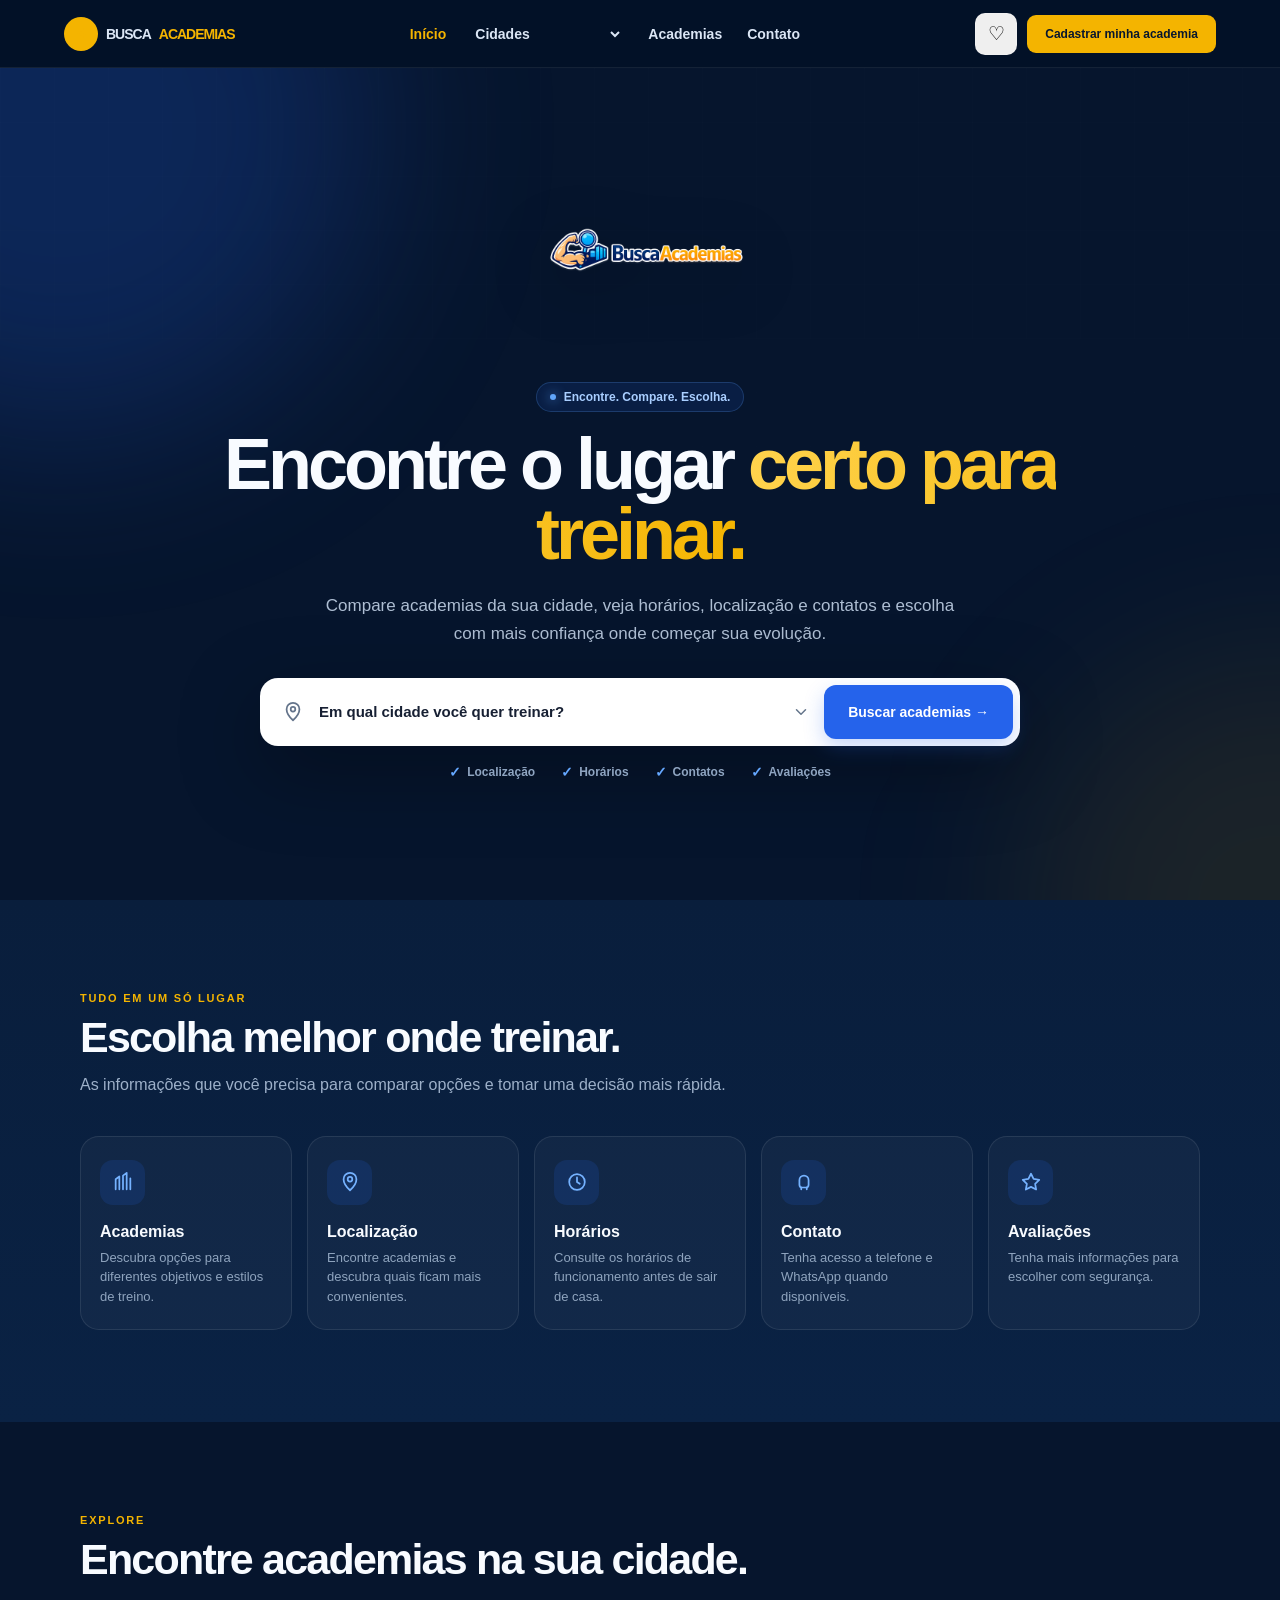
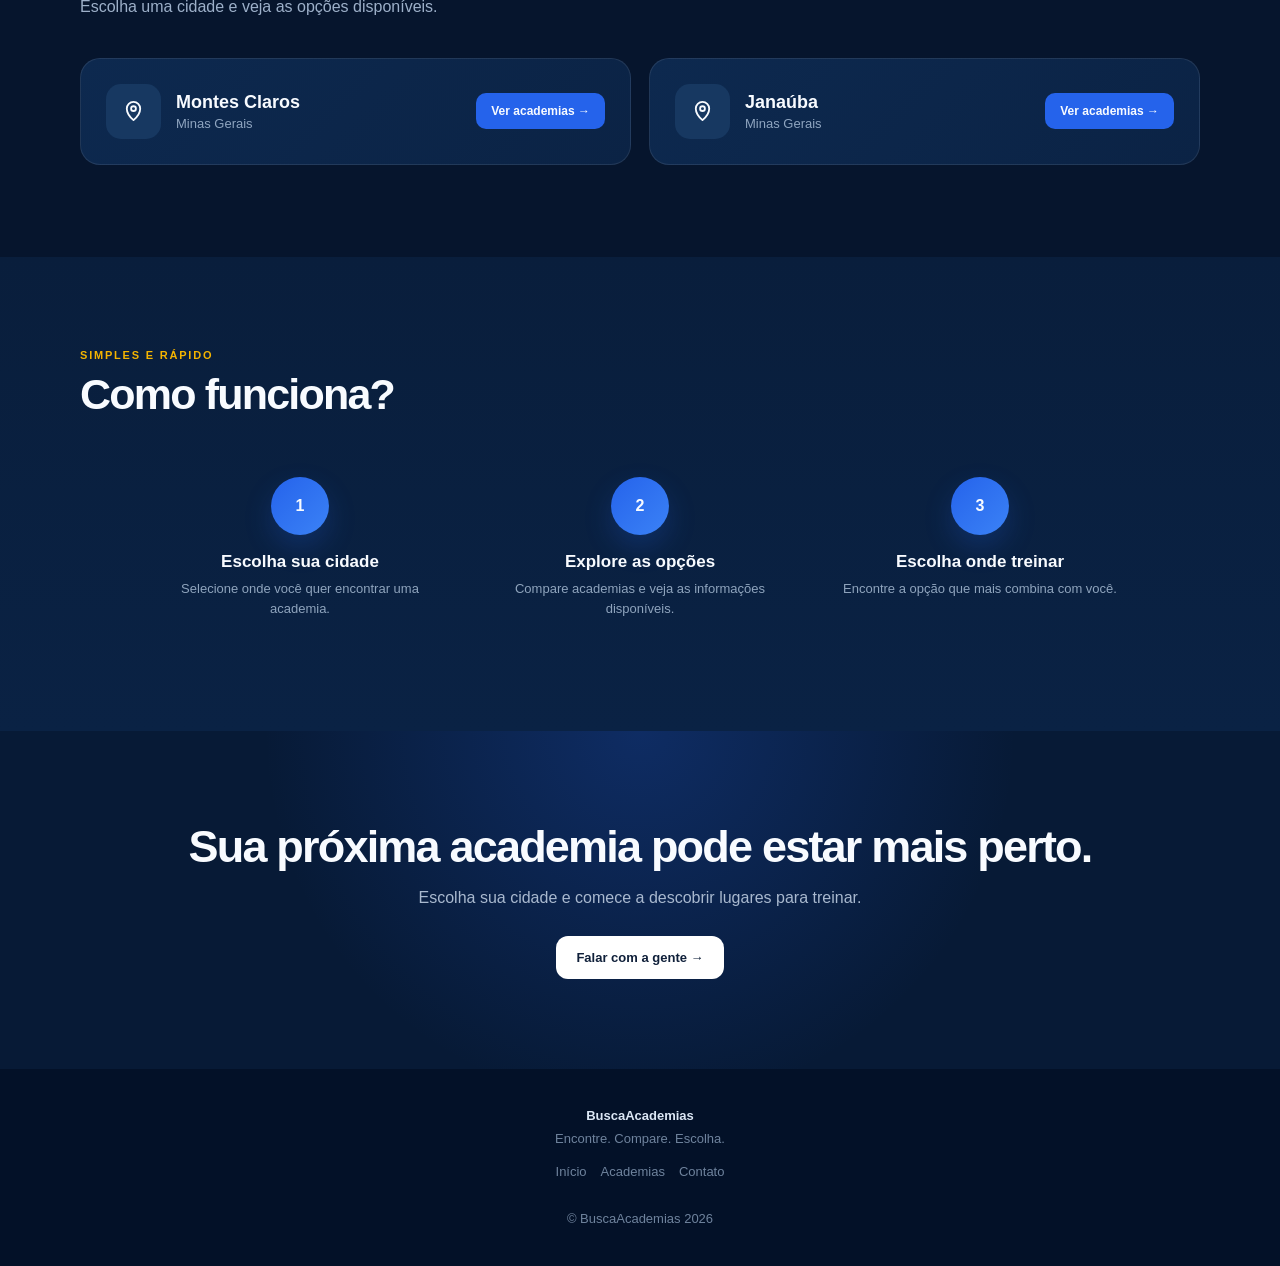
<file: index.html>
<!DOCTYPE html>
<html lang="pt-BR">

<head>
<meta charset="UTF-8">
<meta name="viewport" content="width=device-width, initial-scale=1.0">
<meta name="theme-color" content="#06152d">

<meta
    name="description"
    content="Encontre academias na sua cidade. Compare localização, horários, contatos e avaliações."
>

<title>BuscaAcademias | Encontre onde treinar</title>

<link rel="icon" type="image/png" href="favicon-32.png">
<link rel="apple-touch-icon" href="apple-touch-icon.png">

<meta property="og:type" content="website">
<meta property="og:title" content="BuscaAcademias | Encontre onde treinar">
<meta property="og:description" content="Encontre academias na sua cidade. Compare localização, horários, contatos e avaliações.">
<meta property="og:image" content="https://thiagojuniosalgado345-maker.github.io/BuscaAcademias/og-image.png">
<meta property="og:url" content="https://thiagojuniosalgado345-maker.github.io/BuscaAcademias/">
<meta name="twitter:card" content="summary_large_image">

<link rel="stylesheet" href="assets/css/style.css">
</head>


<body>


<nav class="menu">

  <a href="index.html" class="logoMenu">
    <span class="logoIcon">⌖</span>
    BUSCA<span>ACADEMIAS</span>
  </a>

  <ul>

    <li>
      <a href="index.html">Início</a>
    </li>

    <li>
      <select id="cidade" onchange="abrirCidade(this.value)" aria-label="Escolha uma cidade">
      </select>
    </li>

    <li>
      <a href="#academias">Academias</a>
    </li>

    <li>
      <a href="contato.html">Contato</a>
    </li>

  </ul>

  <div class="menuDireita">

    <button
      type="button"
      class="favoritoMenu"
      aria-label="Favoritar esta cidade"
      onclick="alternarFavorito()"
    >
      ♡
    </button>

    <a href="contato.html#cadastro" class="cadastrar">
      Cadastrar minha academia
    </a>

  </div>

</nav>



<main>


<section class="hero" id="buscar">

  <div class="gridGlow"></div>

  <div class="heroContent">

    <div class="logoCentral">
      <img src="logo.png" alt="BuscaAcademias">
    </div>

    <div class="badge">
      <i></i>
      Encontre. Compare. Escolha.
    </div>

    <h1>
      Encontre o lugar
      <span>certo para treinar.</span>
    </h1>

    <p class="heroText">
      Compare academias da sua cidade, veja horários, localização
      e contatos e escolha com mais confiança onde começar sua evolução.
    </p>

    <div class="searchBox">

      <div class="searchIcon" aria-hidden="true">
        <svg viewBox="0 0 24 24">
          <path d="M12 21s7-6.2 7-12A7 7 0 0 0 5 9c0 5.8 7 12 7 12Z"/>
          <circle cx="12" cy="9" r="2.5"/>
        </svg>
      </div>

      <select id="cidadePrincipal" aria-label="Escolha sua cidade">
      </select>

      <button class="searchBtn" onclick="buscarAcademias()">
        Buscar academias →
      </button>

    </div>

    <div class="trust">
      <span><b>✓</b> Localização</span>
      <span><b>✓</b> Horários</span>
      <span><b>✓</b> Contatos</span>
      <span><b>✓</b> Avaliações</span>
    </div>

  </div>

</section>



<section class="section dark">

  <div class="sectionHead">
    <div class="kicker">Tudo em um só lugar</div>
    <h2>Escolha melhor onde treinar.</h2>
    <p>As informações que você precisa para comparar opções e tomar uma decisão mais rápida.</p>
  </div>

  <div class="features">

    <article class="feature">
      <div class="icon">
        <svg viewBox="0 0 24 24"><path d="M4 20V9l4-3v14M12 20V5l4-3v18M20 20V8"/></svg>
      </div>
      <h3>Academias</h3>
      <p>Descubra opções para diferentes objetivos e estilos de treino.</p>
    </article>

    <article class="feature">
      <div class="icon">
        <svg viewBox="0 0 24 24">
          <path d="M12 21s7-6.2 7-12A7 7 0 0 0 5 9c0 5.8 7 12 7 12Z"/>
          <circle cx="12" cy="9" r="2.5"/>
        </svg>
      </div>
      <h3>Localização</h3>
      <p>Encontre academias e descubra quais ficam mais convenientes.</p>
    </article>

    <article class="feature">
      <div class="icon">
        <svg viewBox="0 0 24 24"><circle cx="12" cy="12" r="8.5"/><path d="M12 7v5l3 2"/></svg>
      </div>
      <h3>Horários</h3>
      <p>Consulte os horários de funcionamento antes de sair de casa.</p>
    </article>

    <article class="feature">
      <div class="icon">
        <svg viewBox="0 0 24 24">
          <path d="M7 10a5 5 0 0 1 10 0v5a3 3 0 0 1-3 3H10a3 3 0 0 1-3-3v-5Z"/>
          <path d="M9 18v2M15 18v2"/>
        </svg>
      </div>
      <h3>Contato</h3>
      <p>Tenha acesso a telefone e WhatsApp quando disponíveis.</p>
    </article>

    <article class="feature">
      <div class="icon">
        <svg viewBox="0 0 24 24"><path d="m12 3 2.8 5.7 6.2.9-4.5 4.4 1.1 6.2-5.6-2.9-5.6 2.9 1.1-6.2L3 9.6l6.2-.9L12 3Z"/></svg>
      </div>
      <h3>Avaliações</h3>
      <p>Tenha mais informações para escolher com segurança.</p>
    </article>

  </div>

</section>



<section class="section" id="academias">

  <div class="sectionHead">
    <div class="kicker">Explore</div>
    <h2>Encontre academias na sua cidade.</h2>
    <p>Escolha uma cidade e veja as opções disponíveis.</p>
  </div>

  <div class="cities" id="citiesGrid">
  </div>

</section>



<section class="section dark" id="como-funciona">

  <div class="sectionHead">
    <div class="kicker">Simples e rápido</div>
    <h2>Como funciona?</h2>
  </div>

  <div class="steps">

    <article class="step">
      <div class="number">1</div>
      <h3>Escolha sua cidade</h3>
      <p>Selecione onde você quer encontrar uma academia.</p>
    </article>

    <article class="step">
      <div class="number">2</div>
      <h3>Explore as opções</h3>
      <p>Compare academias e veja as informações disponíveis.</p>
    </article>

    <article class="step">
      <div class="number">3</div>
      <h3>Escolha onde treinar</h3>
      <p>Encontre a opção que mais combina com você.</p>
    </article>

  </div>

</section>



<section class="cta" id="contato">

  <h2>Sua próxima academia pode estar mais perto.</h2>

  <p>Escolha sua cidade e comece a descobrir lugares para treinar.</p>

  <a class="ctaBtn" href="contato.html">
    Falar com a gente →
  </a>

</section>


</main>



<footer>

  <strong>BuscaAcademias</strong>
  <br>
  Encontre. Compare. Escolha.

  <nav aria-label="Links do rodapé">
    <a href="index.html">Início</a>
    <a href="#academias">Academias</a>
    <a href="contato.html">Contato</a>
  </nav>

  <br>
  © BuscaAcademias 2026

</footer>


<script src="assets/js/cidades-data.js"></script>
<script src="assets/js/site.js"></script>

</body>
</html>
</file>
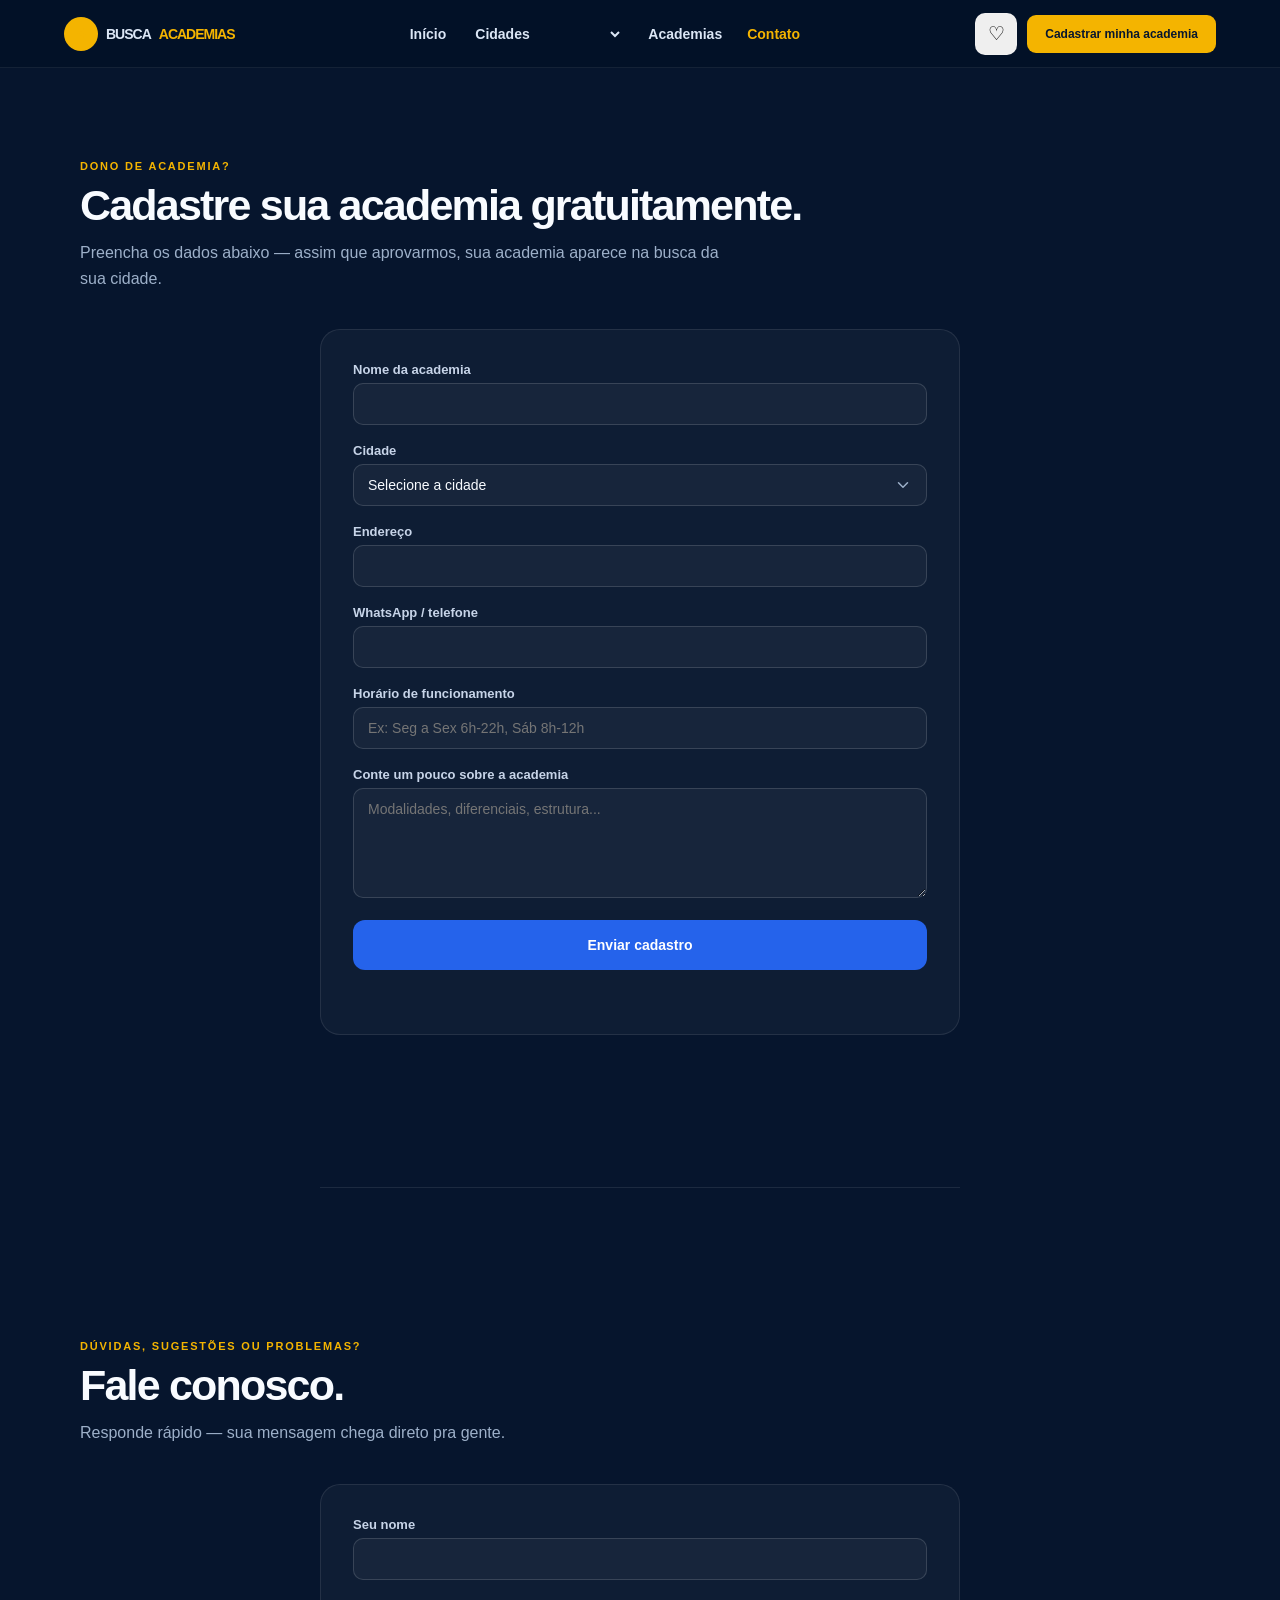
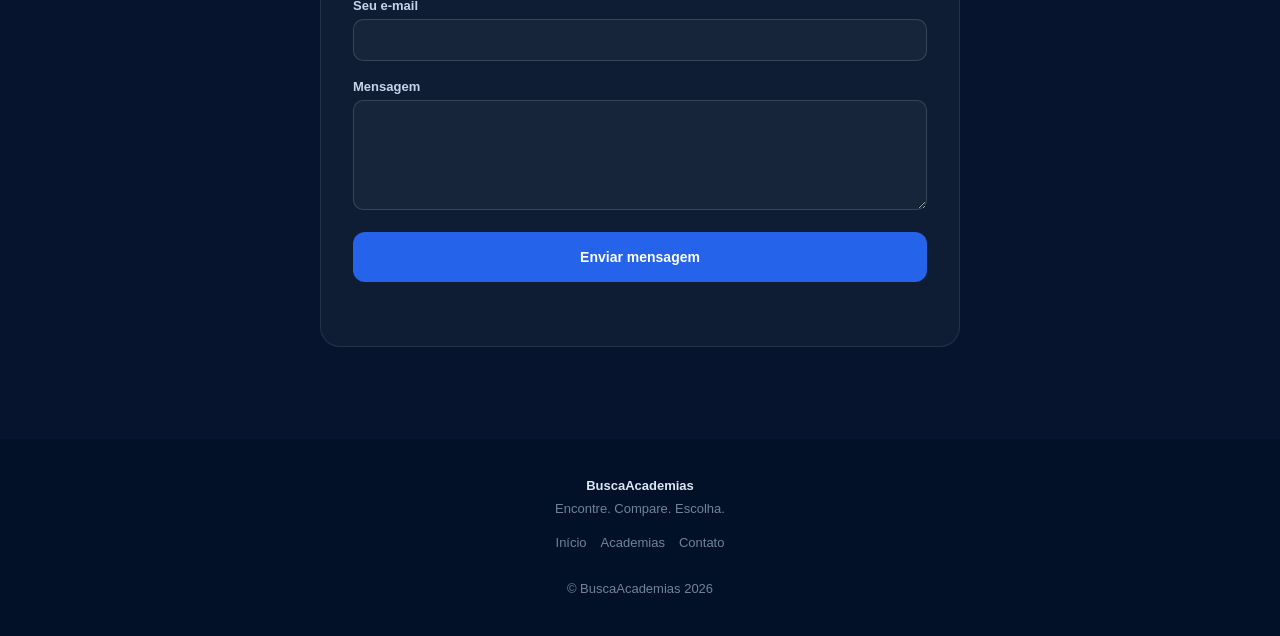
<file: contato.html>
<!DOCTYPE html>
<html lang="pt-BR">

<head>
<meta charset="UTF-8">
<meta name="viewport" content="width=device-width, initial-scale=1.0">
<meta name="theme-color" content="#06152d">

<meta
    name="description"
    content="Cadastre sua academia ou fale com o BuscaAcademias."
>

<title>Contato e Cadastro | BuscaAcademias</title>

<link rel="icon" type="image/png" href="favicon-32.png">
<link rel="apple-touch-icon" href="apple-touch-icon.png">

<meta property="og:type" content="website">
<meta property="og:title" content="Contato e Cadastro | BuscaAcademias">
<meta property="og:description" content="Cadastre sua academia ou fale com o BuscaAcademias.">
<meta property="og:image" content="https://thiagojuniosalgado345-maker.github.io/BuscaAcademias/og-image.png">
<meta property="og:url" content="https://thiagojuniosalgado345-maker.github.io/BuscaAcademias/contato.html">
<meta name="twitter:card" content="summary_large_image">

<link rel="stylesheet" href="assets/css/style.css">

<style>
  .formCard{
    max-width:640px;
    margin:0 auto;
    background:rgba(255,255,255,.035);
    border:1px solid var(--line);
    border-radius:20px;
    padding:32px;
  }

  .formGroup{
    margin-bottom:18px;
    text-align:left;
  }

  .formGroup label{
    display:block;
    margin-bottom:6px;
    font-size:13px;
    font-weight:700;
    color:#c7d4e8;
  }

  .formGroup input,
  .formGroup textarea,
  .formGroup select{
    width:100%;
    padding:12px 14px;
    border-radius:10px;
    border:1px solid rgba(255,255,255,.14);
    background:rgba(255,255,255,.04);
    color:var(--text);
    font-size:14px;
  }

  .formGroup select{
    appearance:none;
    background-image:
      url("data:image/svg+xml,%3Csvg xmlns='http://www.w3.org/2000/svg' width='18' height='18' viewBox='0 0 24 24' fill='none' stroke='%239db0c9' stroke-width='2' stroke-linecap='round' stroke-linejoin='round'%3E%3Cpath d='m6 9 6 6 6-6'/%3E%3C/svg%3E");
    background-repeat:no-repeat;
    background-position:right 14px center;
  }

  .formGroup select option{
    color:#111;
    background:#fff;
  }

  .formGroup textarea{
    min-height:110px;
    resize:vertical;
    font-family:inherit;
  }

  .formGroup input:focus,
  .formGroup textarea:focus,
  .formGroup select:focus{
    outline:2px solid rgba(96,165,250,.55);
    outline-offset:1px;
  }

  .formSubmitBtn{
    width:100%;
    height:50px;
    border:0;
    border-radius:12px;
    background:var(--blue);
    color:#fff;
    font-weight:850;
    font-size:14px;
    transition:.2s;
  }

  .formSubmitBtn:hover{
    background:var(--blue2);
  }

  .formSubmitBtn:disabled{
    opacity:.6;
    cursor:default;
  }

  .formFeedback{
    margin-top:14px;
    font-size:13px;
    font-weight:700;
    min-height:18px;
  }

  .formFeedback.enviando{
    color:#8fa5c1;
  }

  .formFeedback.sucesso{
    color:#4ade80;
  }

  .formFeedback.erro{
    color:#f87171;
  }

  .formasSeparador{
    max-width:640px;
    margin:60px auto;
    border:none;
    border-top:1px solid var(--line);
  }
</style>
</head>


<body>


<nav class="menu">

  <a href="index.html" class="logoMenu">
    <span class="logoIcon">⌖</span>
    BUSCA<span>ACADEMIAS</span>
  </a>

  <ul>

    <li>
      <a href="index.html">Início</a>
    </li>

    <li>
      <select id="cidade" onchange="abrirCidade(this.value)" aria-label="Escolha uma cidade">
      </select>
    </li>

    <li>
      <a href="index.html#academias">Academias</a>
    </li>

    <li>
      <a href="contato.html">Contato</a>
    </li>

  </ul>

  <div class="menuDireita">

    <button
      type="button"
      class="favoritoMenu"
      aria-label="Favoritar esta página"
      onclick="alternarFavorito()"
    >
      ♡
    </button>

    <a href="contato.html#cadastro" class="cadastrar">
      Cadastrar minha academia
    </a>

  </div>

</nav>



<main>


<section class="section" id="cadastro">

  <div class="sectionHead">
    <div class="kicker">Dono de academia?</div>
    <h2>Cadastre sua academia gratuitamente.</h2>
    <p>Preencha os dados abaixo — assim que aprovarmos, sua academia aparece na busca da sua cidade.</p>
  </div>

  <form
    class="formCard"
    data-formspree-endpoint="https://formspree.io/f/xnpqzegp"
    onsubmit="handleFormSubmit(event, this)"
  >

    <div class="formGroup">
      <label for="nomeAcademia">Nome da academia</label>
      <input type="text" id="nomeAcademia" name="Nome da academia" required>
    </div>

    <div class="formGroup">
      <label for="cidadeCadastro">Cidade</label>
      <select id="cidadeCadastro" name="Cidade" required>
      </select>
    </div>

    <div class="formGroup">
      <label for="enderecoAcademia">Endereço</label>
      <input type="text" id="enderecoAcademia" name="Endereço" required>
    </div>

    <div class="formGroup">
      <label for="whatsappAcademia">WhatsApp / telefone</label>
      <input type="tel" id="whatsappAcademia" name="WhatsApp" required>
    </div>

    <div class="formGroup">
      <label for="horarioAcademia">Horário de funcionamento</label>
      <input type="text" id="horarioAcademia" name="Horário" placeholder="Ex: Seg a Sex 6h-22h, Sáb 8h-12h">
    </div>

    <div class="formGroup">
      <label for="descricaoAcademia">Conte um pouco sobre a academia</label>
      <textarea id="descricaoAcademia" name="Descrição" placeholder="Modalidades, diferenciais, estrutura..."></textarea>
    </div>

    <button type="submit" class="formSubmitBtn">Enviar cadastro</button>

    <p class="formFeedback"></p>

  </form>

</section>


<hr class="formasSeparador">


<section class="section" id="fale-conosco">

  <div class="sectionHead">
    <div class="kicker">Dúvidas, sugestões ou problemas?</div>
    <h2>Fale conosco.</h2>
    <p>Responde rápido — sua mensagem chega direto pra gente.</p>
  </div>

  <form
    class="formCard"
    data-formspree-endpoint="https://formspree.io/f/mljelqpp"
    onsubmit="handleFormSubmit(event, this)"
  >

    <div class="formGroup">
      <label for="nomeContato">Seu nome</label>
      <input type="text" id="nomeContato" name="Nome" required>
    </div>

    <div class="formGroup">
      <label for="emailContato">Seu e-mail</label>
      <input type="email" id="emailContato" name="E-mail" required>
    </div>

    <div class="formGroup">
      <label for="mensagemContato">Mensagem</label>
      <textarea id="mensagemContato" name="Mensagem" required></textarea>
    </div>

    <button type="submit" class="formSubmitBtn">Enviar mensagem</button>

    <p class="formFeedback"></p>

  </form>

</section>


</main>



<footer>

  <strong>BuscaAcademias</strong>
  <br>
  Encontre. Compare. Escolha.

  <nav aria-label="Links do rodapé">
    <a href="index.html">Início</a>
    <a href="index.html#academias">Academias</a>
    <a href="contato.html">Contato</a>
  </nav>

  <br>
  © BuscaAcademias 2026

</footer>


<script src="assets/js/cidades-data.js"></script>
<script src="assets/js/site.js"></script>

</body>
</html>
</file>
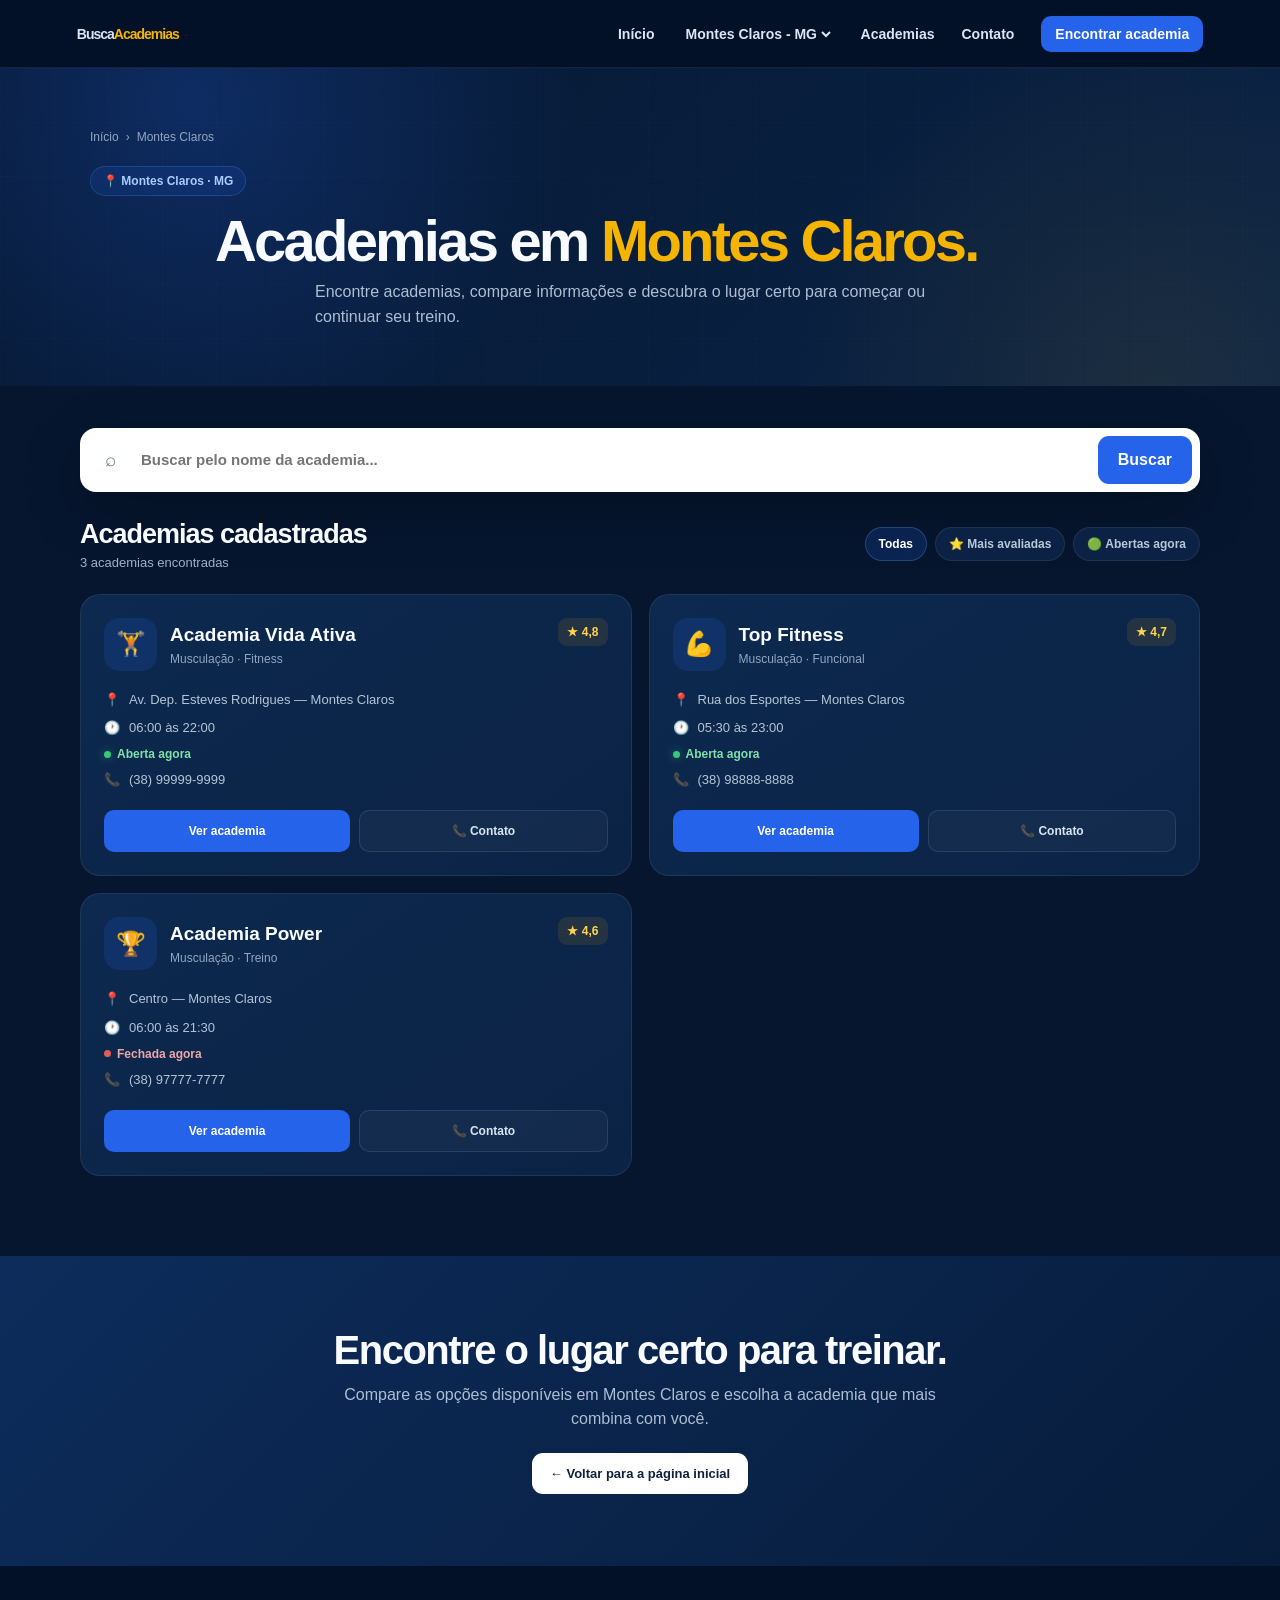
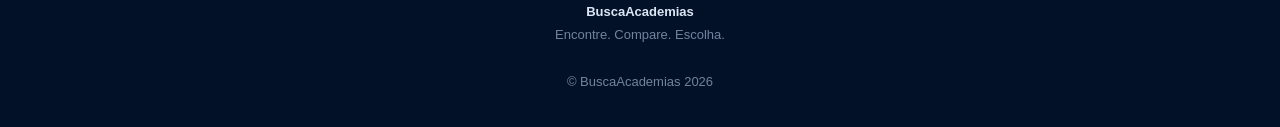
<file: fox-trainner.html>
<!DOCTYPE html>
<html lang="pt-BR">

<head>

<meta charset="UTF-8">

<meta
    name="viewport"
    content="width=device-width, initial-scale=1.0"
>

<meta
    name="description"
    content="Encontre e compare academias em Montes Claros. Veja localização, horários, contatos e avaliações."
>

<title>
    Academias em Montes Claros | BuscaAcademias
</title>


<style>

/* ========================================
   VARIÁVEIS
======================================== */

:root{

    --nav:#031128;

    --bg:#06162f;

    --bg2:#0a2041;

    --card:#0d264b;

    --card2:#102d55;

    --blue:#2563eb;

    --blue2:#3b82f6;

    --yellow:#f4b400;

    --white:#f8fbff;

    --muted:#9fb1c8;

    --line:rgba(255,255,255,.08);

}


/* ========================================
   RESET
======================================== */

*{

    margin:0;

    padding:0;

    box-sizing:border-box;

}


html{

    scroll-behavior:smooth;

}


body{

    font-family:
        Arial,
        Helvetica,
        sans-serif;

    background:var(--bg);

    color:var(--white);

    overflow-x:hidden;

}


a{

    text-decoration:none;

    color:inherit;

}


button,
input,
select{

    font:inherit;

}


button,
select{

    cursor:pointer;

}


/* ========================================
   MENU
======================================== */

.menu{

    position:sticky;

    top:0;

    z-index:50;

    min-height:68px;

    display:flex;

    align-items:center;

    justify-content:space-between;

    padding:0 6%;

    background:rgba(3,17,40,.9);

    backdrop-filter:blur(16px);

    border-bottom:
        1px solid
        var(--line);

}


.logoMenu{

    font-size:23px;

    font-weight:900;

    letter-spacing:-1px;

}


.logoMenu span{

    color:var(--yellow);

}


.menu ul{

    list-style:none;

    display:flex;

    align-items:center;

    gap:27px;

}


.menu a,
.menu select{

    color:#dbe6f5;

    font-size:14px;

    font-weight:700;

    transition:.2s;

    background:transparent;

    border:0;

    outline:0;

}


.menu a:hover{

    color:var(--yellow);

}


.menu select option{

    background:#fff;

    color:#111;

}


.menuCta{

    padding:
        10px
        14px;

    background:
        var(--blue)!important;

    border-radius:10px;

    color:#fff!important;

}


.menuCta:hover{

    background:
        var(--blue2)!important;

}


/* ========================================
   HERO DA CIDADE
======================================== */

.cityHero{

    position:relative;

    overflow:hidden;

    padding:
        62px
        20px
        56px;

    background:

        radial-gradient(
            circle at 15% 10%,
            rgba(37,99,235,.25),
            transparent 34%
        ),

        radial-gradient(
            circle at 90% 100%,
            rgba(244,180,0,.08),
            transparent 30%
        ),

        linear-gradient(
            135deg,
            #061832,
            #0a2346
        );

}


.cityHero:before{

    content:"";

    position:absolute;

    inset:0;

    background-image:

        linear-gradient(
            rgba(255,255,255,.025)
            1px,
            transparent 1px
        ),

        linear-gradient(
            90deg,
            rgba(255,255,255,.025)
            1px,
            transparent 1px
        );

    background-size:
        54px
        54px;

    opacity:.5;

}


.cityHeroContent{

    position:relative;

    z-index:1;

    width:min(
        1100px,
        100%
    );

    margin:auto;

}


.breadcrumb{

    display:flex;

    align-items:center;

    gap:7px;

    color:#91a6c0;

    font-size:12px;

    margin-bottom:22px;

}


.breadcrumb a:hover{

    color:#fff;

}


.cityTag{

    display:inline-flex;

    align-items:center;

    gap:7px;

    padding:
        7px
        12px;

    border-radius:999px;

    background:
        rgba(37,99,235,.13);

    border:
        1px solid
        rgba(96,165,250,.2);

    color:#a8ccff;

    font-size:12px;

    font-weight:800;

}


.cityHero h1{

    max-width:850px;

    margin:
        15px
        auto
        10px;

    font-size:
        clamp(
            36px,
            5vw,
            58px
        );

    line-height:1.02;

    letter-spacing:-2.8px;

}


.cityHero h1 span{

    color:var(--yellow);

}


.cityHero p{

    max-width:650px;

    margin:auto;

    color:#aebed3;

    line-height:1.55;

    font-size:16px;

}


/* ========================================
   CONTEÚDO
======================================== */

.main{

    width:min(
        1120px,
        90%
    );

    margin:auto;

    padding:
        42px
        0
        80px;

}


/* ========================================
   BUSCA
======================================== */

.searchPanel{

    display:flex;

    align-items:center;

    gap:8px;

    padding:8px;

    background:#fff;

    border-radius:16px;

    box-shadow:
        0 18px 55px
        rgba(0,0,0,.28);

    margin-bottom:27px;

}


.searchIcon{

    width:45px;

    display:grid;

    place-items:center;

    color:#64748b;

    font-size:19px;

}


.searchInput{

    flex:1;

    min-width:0;

    height:48px;

    border:0;

    outline:0;

    color:#172033;

    font-size:15px;

    font-weight:600;

}


.searchButton{

    height:48px;

    padding:
        0
        20px;

    border:0;

    border-radius:11px;

    background:var(--blue);

    color:#fff;

    font-weight:800;

    transition:.2s;

}


.searchButton:hover{

    background:var(--blue2);

    transform:
        translateY(-1px);

}


/* ========================================
   BARRA DE RESULTADOS
======================================== */

.toolbar{

    display:flex;

    align-items:center;

    justify-content:space-between;

    gap:15px;

    margin-bottom:24px;

}


.resultTitle h2{

    font-size:27px;

    letter-spacing:-1px;

}


.resultTitle p{

    margin-top:5px;

    color:var(--muted);

    font-size:13px;

}


.filters{

    display:flex;

    flex-wrap:wrap;

    gap:8px;

}


.filter{

    border:
        1px solid
        var(--line);

    background:#0b2244;

    color:#b8c8da;

    border-radius:999px;

    padding:
        9px
        13px;

    font-size:12px;

    font-weight:750;

    transition:.2s;

}


.filter:hover,
.filter.active{

    background:
        rgba(37,99,235,.18);

    border-color:
        rgba(96,165,250,.28);

    color:#fff;

}


/* ========================================
   CARDS
======================================== */

.academias{

    display:grid;

    grid-template-columns:
        repeat(2,1fr);

    gap:17px;

}


.academia{

    position:relative;

    overflow:hidden;

    padding:23px;

    background:
        linear-gradient(
            145deg,
            #0d294f,
            #0b2345
        );

    border:
        1px solid
        var(--line);

    border-radius:20px;

    transition:.25s;

}


.academia:hover{

    transform:
        translateY(-5px);

    border-color:
        rgba(96,165,250,.27);

    box-shadow:
        0 18px 50px
        rgba(0,0,0,.18);

}


.academiaTop{

    display:flex;

    align-items:flex-start;

    justify-content:space-between;

    gap:15px;

}


.academiaIcon{

    width:53px;

    height:53px;

    display:grid;

    place-items:center;

    border-radius:15px;

    background:
        rgba(37,99,235,.16);

    color:#79b6ff;

    font-size:24px;

}


.academia h3{

    margin-top:1px;

    font-size:19px;

}


.meta{

    margin-top:6px;

    color:#90a6c1;

    font-size:12px;

}


.rating{

    white-space:nowrap;

    padding:
        7px
        9px;

    border-radius:9px;

    background:
        rgba(244,180,0,.1);

    color:#ffd34d;

    font-size:12px;

    font-weight:800;

}


.info{

    margin-top:20px;

    display:grid;

    gap:10px;

}


.infoLine{

    display:flex;

    align-items:flex-start;

    gap:9px;

    color:#b5c5d8;

    font-size:13px;

    line-height:1.4;

}


.infoLine b{

    color:#75b2ff;

}


.status{

    display:inline-flex;

    align-items:center;

    gap:6px;

    color:#7ee2a8;

    font-size:12px;

    font-weight:750;

}


.status i{

    width:7px;

    height:7px;

    border-radius:50%;

    background:#36c878;

    box-shadow:
        0 0 10px
        rgba(54,200,120,.5);

}


.cardBottom{

    display:flex;

    gap:9px;

    margin-top:21px;

}


.primaryBtn,
.secondaryBtn{

    flex:1;

    min-height:42px;

    display:flex;

    align-items:center;

    justify-content:center;

    border-radius:10px;

    font-size:12px;

    font-weight:850;

    transition:.2s;

}


.primaryBtn{

    background:var(--blue);

    color:#fff;

}


.primaryBtn:hover{

    background:var(--blue2);

}


.secondaryBtn{

    border:
        1px solid
        rgba(255,255,255,.1);

    color:#d8e5f3;

    background:
        rgba(255,255,255,.035);

}


.secondaryBtn:hover{

    background:
        rgba(255,255,255,.07);

}


/* ========================================
   SEM RESULTADOS
======================================== */

.noResults{

    display:none;

    padding:
        40px
        20px;

    text-align:center;

    background:#0b2345;

    border:
        1px solid
        var(--line);

    border-radius:18px;

    color:var(--muted);

}


.noResults strong{

    display:block;

    color:#fff;

    font-size:18px;

    margin-bottom:7px;

}


/* ========================================
   CTA
======================================== */

.cta{

    text-align:center;

    padding:
        72px
        20px;

    background:
        linear-gradient(
            135deg,
            #0d2c5b,
            #071c3b
        );

}


.cta h2{

    font-size:
        clamp(
            28px,
            4vw,
            40px
        );

    letter-spacing:-1.5px;

}


.cta p{

    max-width:600px;

    margin:
        10px
        auto
        22px;

    color:#aebed4;

    line-height:1.5;

}


.cta a{

    display:inline-flex;

    padding:
        13px
        18px;

    border-radius:11px;

    background:#fff;

    color:#10203a;

    font-size:13px;

    font-weight:850;

}


/* ========================================
   FOOTER
======================================== */

footer{

    padding:
        34px
        20px;

    background:#031128;

    text-align:center;

    color:#71849d;

    font-size:13px;

    line-height:1.8;

}


footer strong{

    color:#dce7f5;

}


/* ========================================
   ACESSIBILIDADE
======================================== */

button:focus-visible,
a:focus-visible,
select:focus-visible,
input:focus-visible{

    outline:
        3px solid
        rgba(96,165,250,.55);

    outline-offset:3px;

}


@media(prefers-reduced-motion:reduce){

    *{

        scroll-behavior:auto!important;

        transition:none!important;

    }

}


/* ========================================
   RESPONSIVO
======================================== */

@media(max-width:800px){

    .menu{

        height:auto;

        padding:
            15px
            18px;

        flex-direction:column;

        gap:14px;

    }


    .menu ul{

        flex-wrap:wrap;

        justify-content:center;

        gap:
            12px
            17px;

    }


    .menuCta{

        display:none;

    }


    .cityHero{

        padding:
            43px
            18px
            45px;

    }


    .cityHero h1{

        letter-spacing:-2px;

    }


    .main{

        width:92%;

        padding-top:30px;

    }


    .toolbar{

        align-items:flex-start;

        flex-direction:column;

    }


    .filters{

        width:100%;

    }


    .academias{

        grid-template-columns:1fr;

    }

}


@media(max-width:560px){

    .searchPanel{

        flex-direction:column;

        padding:9px;

    }


    .searchIcon{

        display:none;

    }


    .searchInput{

        width:100%;

        text-align:center;

        height:46px;

    }


    .searchButton{

        width:100%;

    }


    .academia{

        padding:19px;

    }


    .cardBottom{

        flex-direction:column;

    }


    .primaryBtn,
    .secondaryBtn{

        width:100%;

    }


    .cityHero p{

        font-size:15px;

    }

}

</style>

</head>


<body>


<!-- ========================================
     MENU
======================================== -->

<nav class="menu">


    <a
        class="logoMenu"
        href="index.html"
    >

        Busca<span>Academias</span>

    </a>


    <ul>


        <li>

            <a href="index.html">

                Início

            </a>

        </li>


        <li>

            <select
                id="cidade"
                onchange="trocarCidade()"
                aria-label="Escolha uma cidade"
            >

                <option value="montes-claros.html">

                    Montes Claros - MG

                </option>


                <option value="janauba.html">

                    Janaúba - MG

                </option>

            </select>

        </li>


        <li>

            <a href="#academias">

                Academias

            </a>

        </li>


        <li>

            <a href="#contato">

                Contato

            </a>

        </li>


        <li>

            <a
                class="menuCta"
                href="#academias"
            >

                Encontrar academia

            </a>

        </li>


    </ul>

</nav>



<!-- ========================================
     HERO
======================================== -->

<header class="cityHero">


    <div class="cityHeroContent">


        <div class="breadcrumb">

            <a href="index.html">

                Início

            </a>

            <span>›</span>

            <span>

                Montes Claros

            </span>

        </div>


        <div class="cityTag">

            📍 Montes Claros · MG

        </div>


        <h1>

            Academias em

            <span>

                Montes Claros.

            </span>

        </h1>


        <p>

            Encontre academias, compare informações
            e descubra o lugar certo para começar
            ou continuar seu treino.

        </p>


    </div>

</header>



<!-- ========================================
     CONTEÚDO
======================================== -->

<main
    class="main"
    id="academias"
>


    <!-- BUSCA -->

    <div class="searchPanel">


        <div class="searchIcon">

            ⌕

        </div>


        <input
            type="search"
            id="campoBusca"
            class="searchInput"
            placeholder="Buscar pelo nome da academia..."
            aria-label="Buscar academia"
            oninput="buscarAcademia()"
        >


        <button
            class="searchButton"
            onclick="buscarAcademia()"
        >

            Buscar

        </button>


    </div>



    <!-- FILTROS -->

    <div class="toolbar">


        <div class="resultTitle">

            <h2>

                Academias cadastradas

            </h2>


            <p id="contador">

                3 academias encontradas

            </p>

        </div>


        <div class="filters">


            <button
                class="filter active"
                onclick="filtrar('todas',this)"
            >

                Todas

            </button>


            <button
                class="filter"
                onclick="filtrar('avaliadas',this)"
            >

                ⭐ Mais avaliadas

            </button>


            <button
                class="filter"
                onclick="filtrar('abertas',this)"
            >

                🟢 Abertas agora

            </button>


        </div>


    </div>



    <!-- ACADEMIAS -->

    <section class="academias">



        <!-- ACADEMIA 1 -->

        <article
            class="academia"
            data-rating="4.8"
            data-open="true"
        >


            <div class="academiaTop">


                <div
                    style="
                        display:flex;
                        gap:13px;
                        align-items:center
                    "
                >


                    <div class="academiaIcon">

                        🏋️

                    </div>


                    <div>

                        <h3>

                            Academia Vida Ativa

                        </h3>


                        <p class="meta">

                            Musculação · Fitness

                        </p>

                    </div>


                </div>


                <div class="rating">

                    ★ 4,8

                </div>


            </div>



            <div class="info">


                <div class="infoLine">

                    <b>📍</b>

                    <span>

                        Av. Dep. Esteves Rodrigues
                        — Montes Claros

                    </span>

                </div>


                <div class="infoLine">

                    <b>🕐</b>

                    <span>

                        06:00 às 22:00

                    </span>

                </div>


                <div class="status">

                    <i></i>

                    Aberta agora

                </div>


                <div class="infoLine">

                    <b>📞</b>

                    <span>

                        (38) 99999-9999

                    </span>

                </div>


            </div>



            <div class="cardBottom">


                <a
                    class="primaryBtn"
                    href="#"
                >

                    Ver academia

                </a>


                <a
                    class="secondaryBtn"
                    href="tel:+5538999999999"
                >

                    📞 Contato

                </a>


            </div>


        </article>



        <!-- ACADEMIA 2 -->

        <article
            class="academia"
            data-rating="4.7"
            data-open="true"
        >


            <div class="academiaTop">


                <div
                    style="
                        display:flex;
                        gap:13px;
                        align-items:center
                    "
                >


                    <div class="academiaIcon">

                        💪

                    </div>


                    <div>

                        <h3>

                            Top Fitness

                        </h3>


                        <p class="meta">

                            Musculação · Funcional

                        </p>

                    </div>


                </div>


                <div class="rating">

                    ★ 4,7

                </div>


            </div>



            <div class="info">


                <div class="infoLine">

                    <b>📍</b>

                    <span>

                        Rua dos Esportes
                        — Montes Claros

                    </span>

                </div>


                <div class="infoLine">

                    <b>🕐</b>

                    <span>

                        05:30 às 23:00

                    </span>

                </div>


                <div class="status">

                    <i></i>

                    Aberta agora

                </div>


                <div class="infoLine">

                    <b>📞</b>

                    <span>

                        (38) 98888-8888

                    </span>

                </div>


            </div>



            <div class="cardBottom">


                <a
                    class="primaryBtn"
                    href="#"
                >

                    Ver academia

                </a>


                <a
                    class="secondaryBtn"
                    href="tel:+5538988888888"
                >

                    📞 Contato

                </a>


            </div>


        </article>



        <!-- ACADEMIA 3 -->

        <article
            class="academia"
            data-rating="4.6"
            data-open="false"
        >


            <div class="academiaTop">


                <div
                    style="
                        display:flex;
                        gap:13px;
                        align-items:center
                    "
                >


                    <div class="academiaIcon">

                        🏆

                    </div>


                    <div>

                        <h3>

                            Academia Power

                        </h3>


                        <p class="meta">

                            Musculação · Treino

                        </p>

                    </div>


                </div>


                <div class="rating">

                    ★ 4,6

                </div>


            </div>



            <div class="info">


                <div class="infoLine">

                    <b>📍</b>

                    <span>

                        Centro
                        — Montes Claros

                    </span>

                </div>


                <div class="infoLine">

                    <b>🕐</b>

                    <span>

                        06:00 às 21:30

                    </span>

                </div>


                <div
                    class="status"
                    style="color:#f0a6a6"
                >

                    <i
                        style="
                            background:#e35b5b;
                            box-shadow:none
                        "
                    ></i>

                    Fechada agora

                </div>


                <div class="infoLine">

                    <b>📞</b>

                    <span>

                        (38) 97777-7777

                    </span>

                </div>


            </div>



            <div class="cardBottom">


                <a
                    class="primaryBtn"
                    href="#"
                >

                    Ver academia

                </a>


                <a
                    class="secondaryBtn"
                    href="tel:+5538977777777"
                >

                    📞 Contato

                </a>


            </div>


        </article>


    </section>



    <!-- SEM RESULTADOS -->

    <div
        class="noResults"
        id="semResultados"
    >

        <strong>

            Nenhuma academia encontrada.

        </strong>

        Tente outro nome ou remova os filtros.

    </div>


</main>



<!-- ========================================
     CTA
======================================== -->

<section
    class="cta"
    id="contato"
>


    <h2>

        Encontre o lugar certo para treinar.

    </h2>


    <p>

        Compare as opções disponíveis em
        Montes Claros e escolha a academia
        que mais combina com você.

    </p>


    <a href="index.html">

        ← Voltar para a página inicial

    </a>


</section>



<!-- ========================================
     FOOTER
======================================== -->

<footer>


    <strong>

        BuscaAcademias

    </strong>


    <br>


    Encontre. Compare. Escolha.


    <br><br>


    © BuscaAcademias 2026


</footer>



<!-- ========================================
     JAVASCRIPT
======================================== -->

<script>


/* ========================================
   TROCAR CIDADE
======================================== */

function trocarCidade(){

    const cidade =
        document
        .getElementById("cidade")
        .value;


    if(cidade){

        window.location.href = cidade;

    }

}



/* ========================================
   BUSCAR ACADEMIA
======================================== */

function buscarAcademia(){

    const texto =
        document
        .getElementById("campoBusca")
        .value
        .toLowerCase()
        .trim();


    const cards =
        document
        .getElementsByClassName("academia");


    let encontrados = 0;


    for(
        let i = 0;
        i < cards.length;
        i++
    ){

        const nome =
            cards[i]
            .innerText
            .toLowerCase();


        const visivel =
            nome.includes(texto);


        cards[i].style.display =
            visivel
            ? "block"
            : "none";


        if(visivel){

            encontrados++;

        }

    }


    atualizarContador(
        encontrados
    );


    document
        .getElementById("semResultados")
        .style.display =
            encontrados === 0
            ? "block"
            : "none";

}



/* ========================================
   FILTROS
======================================== */

function filtrar(
    tipo,
    botao
){

    const botoes =
        document
        .getElementsByClassName("filter");


    for(
        let i = 0;
        i < botoes.length;
        i++
    ){

        botoes[i]
            .classList
            .remove("active");

    }


    botao
        .classList
        .add("active");


    const cards =
        document
        .getElementsByClassName("academia");


    const texto =
        document
        .getElementById("campoBusca")
        .value
        .toLowerCase()
        .trim();


    let encontrados = 0;


    for(
        let i = 0;
        i < cards.length;
        i++
    ){

        const nome =
            cards[i]
            .innerText
            .toLowerCase();


        let mostrar =
            nome.includes(texto);


        if(
            tipo === "avaliadas"
        ){

            mostrar =
                mostrar &&
                parseFloat(
                    cards[i]
                    .dataset
                    .rating
                ) >= 4.7;

        }


        if(
            tipo === "abertas"
        ){

            mostrar =
                mostrar &&
                cards[i]
                .dataset
                .open === "true";

        }


        cards[i].style.display =
            mostrar
            ? "block"
            : "none";


        if(mostrar){

            encontrados++;

        }

    }


    atualizarContador(
        encontrados
    );


    document
        .getElementById("semResultados")
        .style.display =
            encontrados === 0
            ? "block"
            : "none";

}



/* ========================================
   CONTADOR
======================================== */

function atualizarContador(
    numero
){

    document
        .getElementById("contador")
        .innerText =

        numero === 1

        ? "1 academia encontrada"

        : numero +
          " academias encontradas";

}

</script>


</body>

</html>
</file>
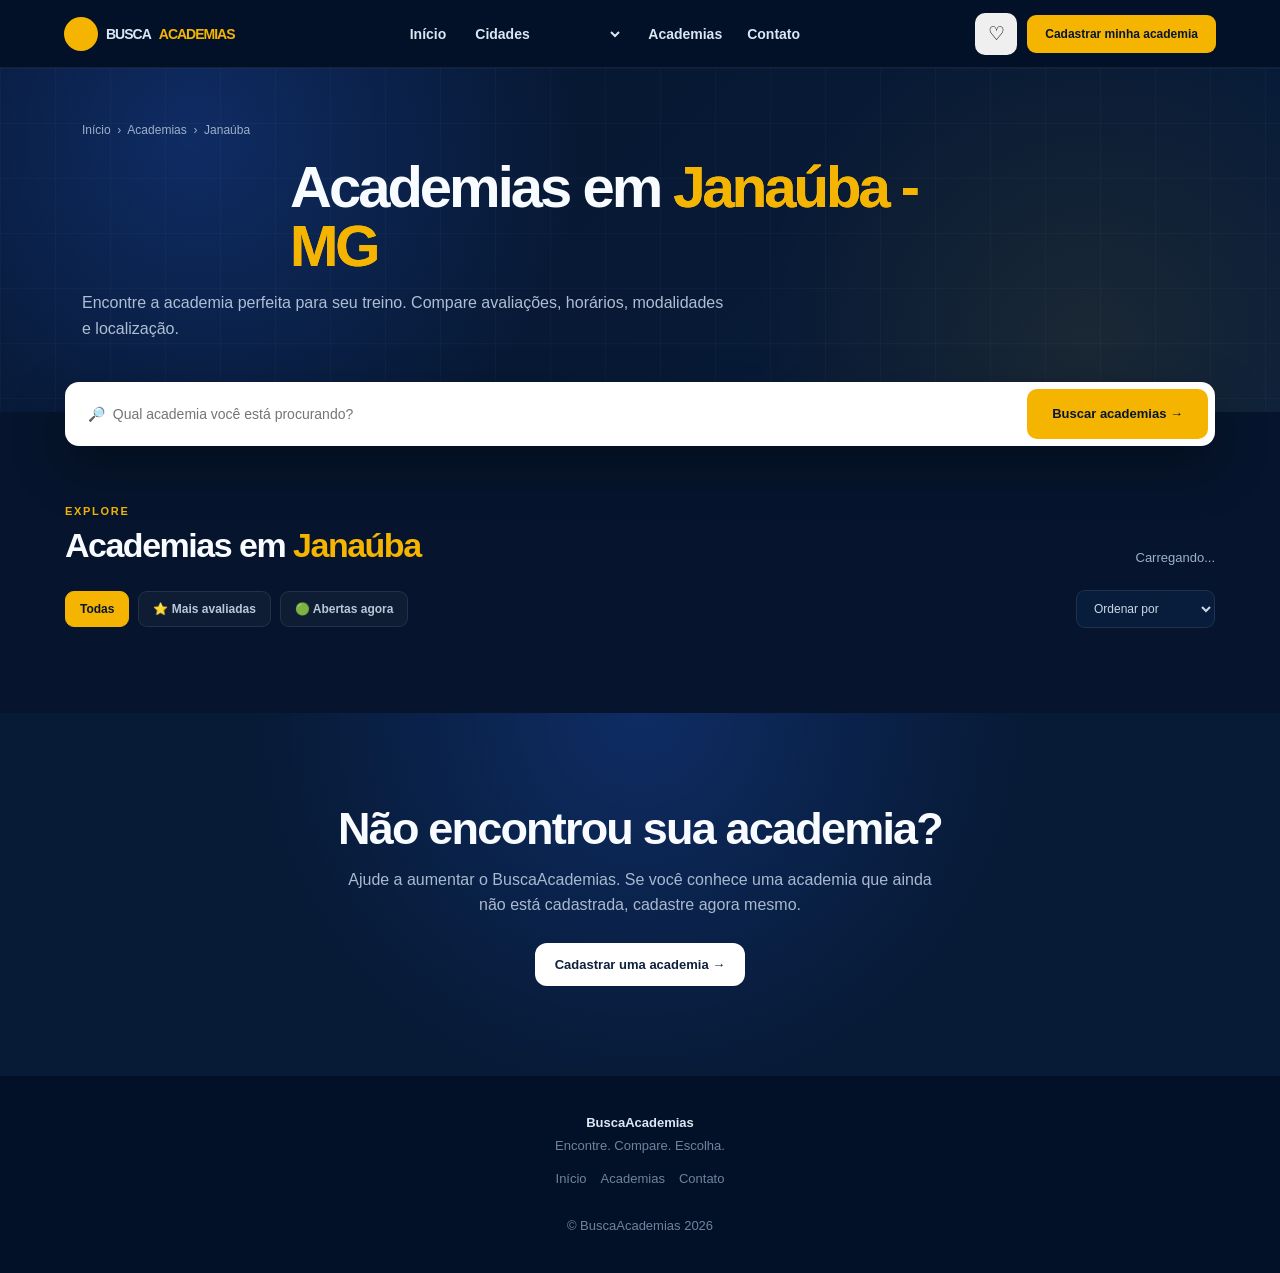
<file: janauba.html>
<!DOCTYPE html>
<html lang="pt-BR">

<head>
<meta charset="UTF-8">
<meta name="viewport" content="width=device-width, initial-scale=1.0">
<meta name="theme-color" content="#06152d">

<meta
    name="description"
    content="Encontre e compare academias em Janaúba. Veja avaliações, horários, localização e modalidades."
>

<title>Academias em Janaúba | BuscaAcademias</title>

<link rel="icon" type="image/png" href="favicon-32.png">
<link rel="apple-touch-icon" href="apple-touch-icon.png">

<meta property="og:type" content="website">
<meta property="og:title" content="Academias em Janaúba | BuscaAcademias">
<meta property="og:description" content="Encontre e compare academias em Janaúba. Veja avaliações, horários, localização e modalidades.">
<meta property="og:image" content="https://thiagojuniosalgado345-maker.github.io/BuscaAcademias/og-image.png">
<meta property="og:url" content="https://thiagojuniosalgado345-maker.github.io/BuscaAcademias/janauba.html">
<meta name="twitter:card" content="summary_large_image">

<link rel="stylesheet" href="assets/css/style.css">
<link rel="stylesheet" href="assets/css/academias.css">
</head>


<body data-cidade="janauba">


<nav class="menu">

  <a href="index.html" class="logoMenu">
    <span class="logoIcon">⌖</span>
    BUSCA<span>ACADEMIAS</span>
  </a>

  <ul>

    <li>
      <a href="index.html">Início</a>
    </li>

    <li>
      <select id="cidade" onchange="abrirCidade(this.value)" aria-label="Escolha uma cidade">
      </select>
    </li>

    <li>
      <a href="#academias">Academias</a>
    </li>

    <li>
      <a href="contato.html">Contato</a>
    </li>

  </ul>

  <div class="menuDireita">

    <button
      type="button"
      class="favoritoMenu"
      aria-label="Favoritar esta página"
      onclick="alternarFavorito()"
    >
      ♡
    </button>

    <a href="contato.html#cadastro" class="cadastrar">
      Cadastrar minha academia
    </a>

  </div>

</nav>



<header class="cabecalho">

  <div class="cabecalhoConteudo">

    <div class="breadcrumb">
      <a href="index.html">Início</a>
      &nbsp;›&nbsp;
      Academias
      &nbsp;›&nbsp;
      Janaúba
    </div>

    <h1>
      Academias em
      <span>Janaúba - MG</span>
    </h1>

    <p>
      Encontre a academia perfeita para seu treino. Compare avaliações,
      horários, modalidades e localização.
    </p>

  </div>

</header>



<div class="container buscaArea">

  <div class="barraBusca">

    <input
      type="text"
      id="campoBusca"
      class="busca"
      placeholder="🔎  Qual academia você está procurando?"
      onkeyup="buscarAcademia()"
    >

    <button class="botaoBusca" onclick="buscarAcademia()">
      Buscar academias →
    </button>

  </div>

</div>



<main class="container" id="academias">

  <div class="listaHeader">

    <div>
      <small>Explore</small>
      <h2>Academias em <span>Janaúba</span></h2>
    </div>

    <p id="contador">Carregando...</p>

  </div>


  <div class="filtros">

    <button class="filtro ativo" onclick="mostrarTodas(this)">Todas</button>
    <button class="filtro" onclick="filtrarAvaliadas(this)">⭐ Mais avaliadas</button>
    <button class="filtro" onclick="filtrarAbertas(this)">🟢 Abertas agora</button>

    <div class="ordenar">
      <select id="ordenar" onchange="ordenarAcademias()">
        <option value="padrao">Ordenar por</option>
        <option value="rating">Melhor avaliação</option>
        <option value="nome">Nome</option>
      </select>
    </div>

  </div>


  <section class="academias" id="listaAcademias">

    <div class="semResultado" id="semResultado">
      <strong>Nenhuma academia encontrada.</strong>
      Tente outro nome ou altere os filtros.
    </div>

  </section>

</main>



<section class="cta" id="cta-cadastro">

  <h2>Não encontrou sua academia?</h2>

  <p>
    Ajude a aumentar o BuscaAcademias. Se você conhece uma academia
    que ainda não está cadastrada, cadastre agora mesmo.
  </p>

  <a href="contato.html#cadastro" class="ctaBtn">
    Cadastrar uma academia →
  </a>

</section>



<footer>

  <strong>BuscaAcademias</strong>
  <br>
  Encontre. Compare. Escolha.

  <nav aria-label="Links do rodapé">
    <a href="index.html">Início</a>
    <a href="#academias">Academias</a>
    <a href="contato.html">Contato</a>
  </nav>

  <br>
  © BuscaAcademias 2026

</footer>


<script src="assets/js/cidades-data.js"></script>
<script src="assets/js/academias-data.js"></script>
<script src="assets/js/site.js"></script>
<script src="assets/js/academias.js"></script>

</body>
</html>
</file>
<file: assets/css/style.css>
:root{
  --bg:#06152d;
  --bg2:#081d3b;
  --panel:#0c2549;
  --panel2:#102f59;
  --text:#f8fbff;
  --muted:#9db0c9;
  --blue:#2563eb;
  --blue2:#3b82f6;
  --yellow:#f4b400;
  --yellow2:#ffc928;
  --line:rgba(255,255,255,.09);
  --shadow:0 24px 80px rgba(0,0,0,.34);
}

*{
  margin:0;
  padding:0;
  box-sizing:border-box;
}

html{
  scroll-behavior:smooth;
}

body{
  font-family:Arial, Helvetica, sans-serif;
  background:var(--bg);
  color:var(--text);
  overflow-x:hidden;
}

a{
  text-decoration:none;
  color:inherit;
}

button,
select,
input{
  font:inherit;
}

button{
  cursor:pointer;
}

.menu{
  position:sticky;
  top:0;
  z-index:1000;
  min-height:68px;
  padding:0 5%;
  display:flex;
  align-items:center;
  justify-content:space-between;
  background:rgba(3,17,40,.94);
  backdrop-filter:blur(16px);
  border-bottom:1px solid rgba(255,255,255,.07);
}

.logoMenu{
  display:flex;
  align-items:center;
  gap:8px;
  font-size:25px;
  font-weight:900;
  letter-spacing:-1px;
  white-space:nowrap;
}

.logoIcon{
  width:34px;
  height:34px;
  display:grid;
  place-items:center;
  border-radius:50%;
  background:var(--yellow);
  color:#06162f;
  font-size:18px;
}

.logoMenu span{
  color:var(--yellow);
}

.menu ul{
  list-style:none;
  display:flex;
  align-items:center;
  justify-content:center;
  gap:25px;
  margin-left:auto;
  margin-right:auto;
}

.menu a,
#cidade{
  color:#dbe6f5;
  font-size:14px;
  font-weight:700;
  transition:.2s;
}

.menu a:hover{
  color:var(--yellow);
}

.menu a.ativo{
  color:var(--yellow);
}

#cidade{
  background:transparent;
  border:none;
  outline:none;
  cursor:pointer;
}

#cidade option{
  color:#111;
  background:#fff;
}

.menuDireita{
  display:flex;
  align-items:center;
  gap:10px;
}

.favoritoMenu{
  width:42px;
  height:42px;
  display:grid;
  place-items:center;
  border:1px solid rgba(255,255,255,.14);
  border-radius:10px;
  font-size:19px;
  transition:.2s;
}

.favoritoMenu:hover{
  border-color:var(--yellow);
  color:var(--yellow);
}

.favoritoMenu.ativo{
  border-color:var(--yellow);
  color:var(--yellow);
  background:rgba(244,180,0,.12);
}

.cadastrar{
  padding:12px 18px;
  border-radius:9px;
  background:var(--yellow);
  color:#07162e !important;
  font-size:12px !important;
  font-weight:900 !important;
  white-space:nowrap;
}

.cadastrar:hover{
  background:var(--yellow2);
}

.hero{
  position:relative;
  min-height:calc(100vh - 68px);
  display:flex;
  align-items:center;
  justify-content:center;
  padding:70px 20px 90px;
  text-align:center;
  overflow:hidden;
}

.hero:before,
.hero:after{
  content:"";
  position:absolute;
  border-radius:50%;
  pointer-events:none;
  filter:blur(90px);
}

.hero:before{
  width:620px;
  height:620px;
  left:-250px;
  top:-250px;
  background:rgba(37,99,235,.22);
}

.hero:after{
  width:520px;
  height:520px;
  right:-260px;
  bottom:-270px;
  background:rgba(244,180,0,.09);
}

.gridGlow{
  position:absolute;
  inset:0;
  opacity:.32;
  background-image:
    linear-gradient(rgba(255,255,255,.025) 1px, transparent 1px),
    linear-gradient(90deg, rgba(255,255,255,.025) 1px, transparent 1px);
  background-size:54px 54px;
  mask-image:linear-gradient(to bottom, black, transparent 78%);
}

.heroContent{
  position:relative;
  z-index:2;
  width:min(980px,100%);
}

.logoCentral img{
  width:290px;
  max-width:70vw;
  height:auto;
  display:block;
  margin:0 auto 20px;
  filter:drop-shadow(0 14px 30px rgba(0,0,0,.25));
}

.badge{
  display:inline-flex;
  align-items:center;
  gap:8px;
  padding:7px 13px;
  border:1px solid rgba(96,165,250,.22);
  background:rgba(37,99,235,.12);
  border-radius:999px;
  color:#a9ceff;
  font-size:12px;
  font-weight:800;
  margin-bottom:17px;
}

.badge i{
  width:6px;
  height:6px;
  border-radius:50%;
  background:#60a5fa;
  box-shadow:0 0 12px #60a5fa;
}

h1{
  max-width:900px;
  margin:0 auto;
  font-size:clamp(43px,6vw,72px);
  line-height:.98;
  letter-spacing:-4px;
  font-weight:900;
}

h1 span{
  color:var(--yellow);
  background:linear-gradient(90deg,#ffd34d,var(--yellow));
  -webkit-background-clip:text;
  background-clip:text;
  color:transparent;
}

.heroText{
  max-width:650px;
  margin:22px auto 30px;
  color:#aebed3;
  font-size:17px;
  line-height:1.65;
}

.searchBox{
  width:min(760px,100%);
  margin:auto;
  padding:7px;
  display:flex;
  align-items:center;
  text-align:left;
  background:#fff;
  border-radius:18px;
  box-shadow:var(--shadow);
  transition:.25s;
}

.searchBox:focus-within{
  transform:translateY(-2px);
  box-shadow:0 28px 90px rgba(0,0,0,.44);
}

.searchIcon{
  width:52px;
  display:flex;
  align-items:center;
  justify-content:center;
  color:#64748b;
  font-size:21px;
}

.searchBox select{
  flex:1;
  min-width:0;
  height:54px;
  border:0;
  outline:0;
  background:#fff;
  color:#172033;
  font-size:15px;
  font-weight:750;
  appearance:none;
  padding-right:42px;
  background-image:url("data:image/svg+xml,%3Csvg xmlns='http://www.w3.org/2000/svg' width='18' height='18' viewBox='0 0 24 24' fill='none' stroke='%2364758b' stroke-width='2' stroke-linecap='round' stroke-linejoin='round'%3E%3Cpath d='m6 9 6 6 6-6'/%3E%3C/svg%3E");
  background-repeat:no-repeat;
  background-position:right 14px center;
}

.searchBtn{
  height:54px;
  padding:0 24px;
  border:0;
  border-radius:12px;
  background:var(--blue);
  color:#fff;
  font-weight:850;
  font-size:14px;
  transition:.2s;
  box-shadow:0 8px 20px rgba(37,99,235,.25);
}

.searchBtn:hover{
  background:var(--blue2);
  transform:translateY(-1px);
}

.trust{
  margin-top:18px;
  display:flex;
  justify-content:center;
  flex-wrap:wrap;
  gap:18px 26px;
  color:#8fa5c1;
  font-size:12px;
  font-weight:650;
}

.trust span{
  display:inline-flex;
  align-items:center;
  gap:6px;
}

.trust b{
  color:#65a8ff;
  font-size:14px;
}

.section{
  padding:92px 6%;
}

.section.dark{
  background:linear-gradient(180deg,#091e3c,#0a2244);
}

.sectionHead{
  max-width:1120px;
  margin:0 auto 38px;
}

.kicker{
  color:var(--yellow);
  text-transform:uppercase;
  letter-spacing:1.8px;
  font-size:11px;
  font-weight:900;
}

.sectionHead h2{
  margin-top:9px;
  font-size:clamp(30px,4vw,43px);
  letter-spacing:-1.8px;
}

.sectionHead p{
  margin-top:10px;
  max-width:650px;
  color:var(--muted);
  line-height:1.6;
}

.features{
  max-width:1120px;
  margin:auto;
  display:grid;
  grid-template-columns:repeat(5,1fr);
  gap:15px;
}

.feature{
  padding:23px 19px;
  background:rgba(255,255,255,.035);
  border:1px solid var(--line);
  border-radius:19px;
  transition:.25s;
  min-height:185px;
}

.feature:hover{
  transform:translateY(-6px);
  border-color:rgba(96,165,250,.25);
  background:rgba(255,255,255,.055);
}

.icon{
  width:45px;
  height:45px;
  border-radius:13px;
  display:grid;
  place-items:center;
  background:rgba(37,99,235,.15);
  color:#75b2ff;
  margin-bottom:18px;
  font-size:20px;
}

.icon svg,
.cityIcon svg,
.searchIcon svg{
  width:22px;
  height:22px;
  stroke:currentColor;
  fill:none;
  stroke-width:1.9;
  stroke-linecap:round;
  stroke-linejoin:round;
}

.cityIcon svg{
  width:23px;
  height:23px;
}

.searchIcon svg{
  width:22px;
  height:22px;
}

.feature h3{
  font-size:16px;
  margin-bottom:7px;
}

.feature p{
  color:#8fa4be;
  font-size:13px;
  line-height:1.5;
}

.cities{
  max-width:1120px;
  margin:auto;
  display:grid;
  grid-template-columns:repeat(2,1fr);
  gap:18px;
}

.city{
  display:flex;
  align-items:center;
  justify-content:space-between;
  gap:20px;
  padding:25px;
  background:linear-gradient(135deg,#0d294f,#0b2345);
  border:1px solid var(--line);
  border-radius:20px;
  transition:.25s;
}

.city:hover{
  transform:translateY(-4px);
  border-color:rgba(96,165,250,.25);
}

.cityInfo{
  display:flex;
  align-items:center;
  gap:15px;
}

.cityIcon{
  width:55px;
  height:55px;
  display:grid;
  place-items:center;
  border-radius:15px;
  background:#173861;
  font-size:21px;
}

.city h3{
  font-size:18px;
}

.city p{
  margin-top:3px;
  color:#8fa5c0;
  font-size:13px;
}

.cityBtn{
  padding:11px 15px;
  background:var(--blue);
  border-radius:10px;
  font-size:12px;
  font-weight:850;
  white-space:nowrap;
}

.steps{
  max-width:1000px;
  margin:auto;
  display:grid;
  grid-template-columns:repeat(3,1fr);
  gap:20px;
}

.step{
  text-align:center;
  padding:20px 15px;
}

.number{
  width:58px;
  height:58px;
  margin:0 auto 17px;
  border-radius:50%;
  display:grid;
  place-items:center;
  background:linear-gradient(135deg,#2563eb,#3b82f6);
  font-weight:900;
  box-shadow:0 12px 28px rgba(37,99,235,.22);
}

.step h3{
  font-size:17px;
  margin-bottom:7px;
}

.step p{
  color:#8fa4bd;
  font-size:13px;
  line-height:1.55;
}

.cta{
  position:relative;
  overflow:hidden;
  text-align:center;
  padding:90px 20px;
  background:radial-gradient(circle at 50% 0,rgba(37,99,235,.25),transparent 52%),#071a36;
}

.cta h2{
  font-size:clamp(30px,4vw,45px);
  letter-spacing:-1.8px;
}

.cta p{
  max-width:600px;
  margin:12px auto 25px;
  color:#a9b9cf;
  line-height:1.6;
}

.ctaBtn{
  display:inline-flex;
  padding:14px 20px;
  border-radius:12px;
  background:#fff;
  color:#10203a;
  font-weight:850;
  font-size:13px;
  transition:.2s;
}

.ctaBtn:hover{
  transform:translateY(-2px);
  box-shadow:0 15px 35px rgba(0,0,0,.25);
}

footer{
  padding:35px 20px;
  text-align:center;
  background:#031128;
  color:#6f839d;
  font-size:13px;
  line-height:1.8;
}

footer strong{
  color:#dce7f5;
}

footer nav{
  margin-top:10px;
  display:flex;
  justify-content:center;
  flex-wrap:wrap;
  gap:14px;
}

footer nav a:hover{
  color:var(--yellow);
}

@keyframes heroIn{
  from{opacity:0;transform:translateY(14px);}
  to{opacity:1;transform:translateY(0);}
}

.heroContent > *{
  animation:heroIn .7s ease both;
}

.heroContent > *:nth-child(2){animation-delay:.06s;}
.heroContent > *:nth-child(3){animation-delay:.12s;}
.heroContent > *:nth-child(4){animation-delay:.18s;}
.heroContent > *:nth-child(5){animation-delay:.24s;}
.heroContent > *:nth-child(6){animation-delay:.30s;}

.searchBtn:focus-visible,
.menu a:focus-visible,
.cityBtn:focus-visible,
.ctaBtn:focus-visible,
.menu select:focus-visible,
.searchBox select:focus-visible{
  outline:3px solid rgba(96,165,250,.55);
  outline-offset:3px;
}

@media(prefers-reduced-motion:reduce){
  html{scroll-behavior:auto;}
  *,*::before,*::after{animation:none!important;transition:none!important;}
}

@media(max-width:950px){
  .features{grid-template-columns:repeat(2,1fr);}
}

@media(max-width:900px){
  .menu{padding:14px 20px;flex-wrap:wrap;gap:14px;}
  .menu ul{order:3;width:100%;justify-content:center;gap:15px;margin:0;}
  .menuDireita{margin-left:auto;}
}

@media(max-width:700px){
  .menu{height:auto;padding:15px 18px;gap:13px;flex-wrap:wrap;}
  .logoMenu{font-size:21px;}
  .menu ul{width:100%;justify-content:center;gap:13px 18px;}
  .menu a,#cidade{font-size:12px;}
  .cadastrar{padding:10px 12px;font-size:11px !important;}
  .favoritoMenu{width:38px;height:38px;}
  .hero{min-height:auto;padding:54px 17px 70px;}
  .logoCentral img{width:255px;margin-bottom:16px;}
  .badge{margin-bottom:14px;}
  h1{letter-spacing:-2.5px;}
  .heroText{font-size:15px;line-height:1.55;}
  .searchBox{flex-direction:column;padding:9px;gap:7px;}
  .searchIcon{display:none;}
  .searchBox select{width:100%;height:48px;text-align:center;}
  .searchBtn{width:100%;height:50px;}
  .trust{flex-direction:column;gap:8px;}
  .section{padding:65px 20px;}
  .sectionHead{margin-bottom:28px;}
  .features,.cities,.steps{grid-template-columns:1fr;}
  .feature{min-height:auto;}
  .city{align-items:flex-start;flex-direction:column;}
  .cityBtn{width:100%;text-align:center;}
}

@media(max-height:750px) and (min-width:701px){
  .hero{padding-top:38px;padding-bottom:55px;}
  .logoCentral img{width:235px;margin-bottom:12px;}
  h1{font-size:54px;}
  .heroText{margin:14px auto 22px;}
}
</file>
<file: assets/css/academias.css>
/* =====================================================
   ACADEMIAS.CSS — estilos específicos das páginas de
   listagem de academias por cidade (ex: montes-claros.html).
   Usa as mesmas variáveis de --bg, --blue, --yellow etc.
   definidas em style.css — carregue style.css ANTES deste.
===================================================== */

/* =====================================================
   CABEÇALHO
===================================================== */

.cabecalho{
  position:relative;
  overflow:hidden;
  padding:55px 20px 70px;
  background:
    radial-gradient(circle at 15% 20%, rgba(37,99,235,.28), transparent 35%),
    radial-gradient(circle at 85% 80%, rgba(244,180,0,.08), transparent 30%),
    linear-gradient(135deg, var(--bg), var(--bg2));
}

.cabecalho::before{
  content:"";
  position:absolute;
  inset:0;
  background-image:
    linear-gradient(rgba(255,255,255,.025) 1px, transparent 1px),
    linear-gradient(90deg, rgba(255,255,255,.025) 1px, transparent 1px);
  background-size:55px 55px;
}

.cabecalhoConteudo{
  position:relative;
  z-index:2;
  width:90%;
  max-width:1150px;
  margin:auto;
}

.breadcrumb{
  margin-bottom:20px;
  color:var(--muted);
  font-size:12px;
}

.breadcrumb a:hover{
  color:#fff;
}

.cabecalho h1{
  max-width:700px;
  font-size:clamp(38px,6vw,58px);
  line-height:1.02;
  letter-spacing:-3px;
  margin-bottom:15px;
}

.cabecalho h1 span{
  color:var(--yellow);
}

.cabecalho p{
  max-width:650px;
  color:#aebed4;
  font-size:16px;
  line-height:1.6;
}

/* =====================================================
   CONTAINER
===================================================== */

.container{
  width:90%;
  max-width:1150px;
  margin:auto;
}

/* =====================================================
   BUSCA
===================================================== */

.buscaArea{
  position:relative;
  z-index:10;
  margin-top:-30px;
}

.barraBusca{
  display:flex;
  align-items:center;
  background:#fff;
  padding:7px;
  border-radius:14px;
  box-shadow:0 20px 50px rgba(0,0,0,.35);
}

.busca{
  flex:1;
  height:50px;
  padding:0 16px;
  border:none;
  outline:none;
  color:#172033;
  font-size:14px;
}

.botaoBusca{
  height:50px;
  padding:0 25px;
  border:none;
  border-radius:10px;
  background:var(--yellow);
  color:#07162e;
  font-size:13px;
  font-weight:900;
  cursor:pointer;
  transition:.2s;
}

.botaoBusca:hover{
  background:var(--yellow2);
  transform:translateY(-1px);
}

/* =====================================================
   CABEÇALHO DA LISTA
===================================================== */

.listaHeader{
  display:flex;
  align-items:flex-end;
  justify-content:space-between;
  gap:20px;
  margin:55px 0 25px;
}

.listaHeader small{
  color:var(--yellow);
  text-transform:uppercase;
  letter-spacing:1.7px;
  font-size:11px;
  font-weight:900;
}

.listaHeader h2{
  margin-top:7px;
  font-size:34px;
  letter-spacing:-1.5px;
}

.listaHeader h2 span{
  color:var(--yellow);
}

#contador{
  color:var(--muted);
  font-size:13px;
}

/* =====================================================
   FILTROS
===================================================== */

.filtros{
  display:flex;
  align-items:center;
  gap:9px;
  flex-wrap:wrap;
  margin-bottom:25px;
}

.filtro{
  padding:10px 14px;
  border:1px solid var(--line);
  border-radius:9px;
  background:rgba(255,255,255,.035);
  color:#b8c8d9;
  font-size:12px;
  font-weight:700;
  cursor:pointer;
  transition:.2s;
}

.filtro:hover,
.filtro.ativo{
  background:var(--yellow);
  border-color:var(--yellow);
  color:#07162e;
}

.ordenar{
  margin-left:auto;
}

.ordenar select{
  padding:10px 13px;
  border:1px solid var(--line);
  border-radius:9px;
  background:var(--bg2);
  color:#cbd8e8;
  font-size:12px;
  outline:none;
}

/* =====================================================
   GRID / CARD
===================================================== */

.academias{
  display:grid;
  grid-template-columns:repeat(2,1fr);
  gap:18px;
  padding-bottom:60px;
}

.academia{
  overflow:hidden;
  background:linear-gradient(145deg, #0d2b54, #081d3a);
  border:1px solid var(--line);
  border-radius:17px;
  transition:.25s;
}

.academia:hover{
  transform:translateY(-5px);
  border-color:rgba(244,180,0,.35);
  box-shadow:0 18px 45px rgba(0,0,0,.25);
}

.fotoAcademia{
  position:relative;
  height:205px;
  overflow:hidden;
  background:var(--bg2);
}

.fotoAcademia img{
  width:100%;
  height:100%;
  object-fit:cover;
  display:block;
  transition:.35s;
}

.academia:hover .fotoAcademia img{
  transform:scale(1.04);
}

.fotoAcademia::after{
  content:"";
  position:absolute;
  inset:0;
  background:linear-gradient(to top, rgba(2,13,29,.85), transparent 60%);
}

.status{
  position:absolute;
  top:13px;
  left:13px;
  z-index:3;
  padding:6px 9px;
  border-radius:7px;
  background:#159447;
  color:white;
  font-size:10px;
  font-weight:900;
}

.status.fechada{
  background:#8b1e1e;
}

.status.semHorario{
  background:#475569;
}

.coracao{
  position:absolute;
  top:12px;
  right:12px;
  z-index:3;
  width:36px;
  height:36px;
  display:grid;
  place-items:center;
  border:1px solid rgba(255,255,255,.25);
  border-radius:50%;
  background:rgba(3,17,40,.55);
  color:white;
  cursor:pointer;
  font-size:18px;
}

.notaFoto{
  position:absolute;
  left:14px;
  bottom:12px;
  z-index:3;
  color:var(--yellow);
  font-size:13px;
  font-weight:900;
}

.academiaConteudo{
  padding:19px;
}

.academia h3{
  font-size:20px;
  margin-bottom:8px;
  letter-spacing:-.4px;
}

.local{
  display:flex;
  align-items:center;
  gap:7px;
  color:#c2d1e2;
  font-size:12px;
  margin-bottom:11px;
}

.local strong{
  color:var(--yellow);
}

.modalidades{
  display:flex;
  flex-wrap:wrap;
  gap:6px;
  margin-bottom:16px;
}

.tag{
  padding:5px 8px;
  border-radius:6px;
  background:rgba(255,255,255,.06);
  color:#b8c8d9;
  font-size:10px;
  font-weight:700;
}

.horario{
  color:#9fb1c7;
  font-size:11px;
  margin-bottom:16px;
}

.horario strong{
  color:#fff;
}

.cardBottom{
  display:grid;
  grid-template-columns:1fr 1fr;
  gap:8px;
}

.primaryBtn,
.secondaryBtn{
  min-height:42px;
  display:flex;
  align-items:center;
  justify-content:center;
  border-radius:8px;
  font-size:11px;
  font-weight:900;
  transition:.2s;
}

.primaryBtn{
  background:var(--yellow);
  color:#07162e;
}

.primaryBtn:hover{
  background:var(--yellow2);
}

.secondaryBtn{
  border:1px solid rgba(255,255,255,.13);
  background:rgba(255,255,255,.035);
  color:#dce7f5;
}

.secondaryBtn:hover{
  border-color:var(--yellow);
  color:var(--yellow);
}

/* =====================================================
   SEM RESULTADO
===================================================== */

.semResultado{
  display:none;
  padding:50px 20px;
  text-align:center;
  color:var(--muted);
  grid-column:1/-1;
}

.semResultado strong{
  display:block;
  margin-bottom:8px;
  color:white;
  font-size:20px;
}

/* =====================================================
   RESPONSIVO
===================================================== */

@media(max-width:900px){
  .academias{
    grid-template-columns:1fr;
  }
}

@media(max-width:600px){
  .cabecalho{
    padding:42px 17px 60px;
  }

  .cabecalho h1{
    letter-spacing:-2px;
  }

  .container{
    width:92%;
  }

  .barraBusca{
    flex-direction:column;
    padding:8px;
  }

  .busca{
    width:100%;
    text-align:center;
  }

  .botaoBusca{
    width:100%;
  }

  .listaHeader{
    display:block;
    margin-top:45px;
  }

  #contador{
    display:block;
    margin-top:8px;
  }

  .ordenar{
    width:100%;
    margin-left:0;
  }

  .ordenar select{
    width:100%;
  }

  .fotoAcademia{
    height:190px;
  }
}

.planos {
  display: flex;
  gap: 8px;
  margin-top: 4px;
}

.planoLogo {
  height: 24px;
  width: auto;
  object-fit: contain;
}
</file>
